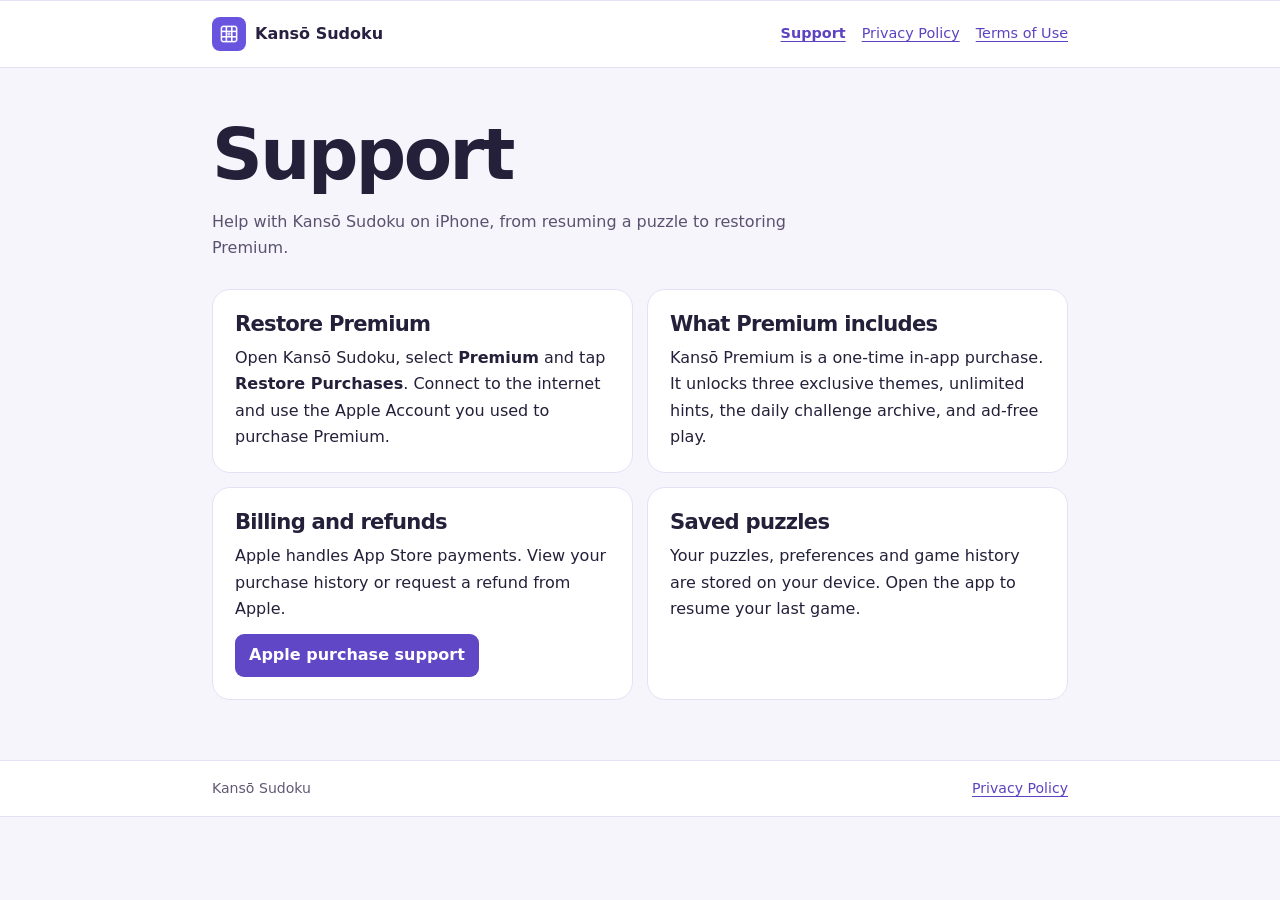
<file: index.html>
<!doctype html>
<html lang="en"><head><meta charset="utf-8"><meta name="viewport" content="width=device-width,initial-scale=1"><meta name="description" content="Support for Kansō Sudoku on iPhone, including Premium purchase help and privacy information."><title>Support | Kansō Sudoku</title><link rel="icon" href="icon.png"><link rel="stylesheet" href="style.css"></head>
<body><header><div class="bar"><a class="brand" href="index.html"><img src="icon.png" alt="" width="34" height="34">Kansō Sudoku</a><nav aria-label="Main"><a href="index.html" aria-current="page">Support</a><a href="privacy.html">Privacy Policy</a><a href="https://www.apple.com/legal/internet-services/itunes/dev/stdeula/">Terms of Use</a></nav></div></header>
<main><h1>Support</h1><p class="intro">Help with Kansō Sudoku on iPhone, from resuming a puzzle to restoring Premium.</p><div class="grid">
<section class="card"><h2>Restore Premium</h2><p>Open Kansō Sudoku, select <strong>Premium</strong> and tap <strong>Restore Purchases</strong>. Connect to the internet and use the Apple Account you used to purchase Premium.</p></section>
<section class="card"><h2>What Premium includes</h2><p>Kansō Premium is a one-time in-app purchase. It unlocks three exclusive themes, unlimited hints, the daily challenge archive, and ad-free play.</p></section>
<section class="card"><h2>Billing and refunds</h2><p>Apple handles App Store payments. View your purchase history or request a refund from Apple.</p><a class="button" href="https://reportaproblem.apple.com/">Apple purchase support</a></section>
<section class="card"><h2>Saved puzzles</h2><p>Your puzzles, preferences and game history are stored on your device. Open the app to resume your last game.</p></section>
</div></main><footer><div class="bar"><span>Kansō Sudoku</span><a href="privacy.html">Privacy Policy</a></div></footer></body></html>
</file>
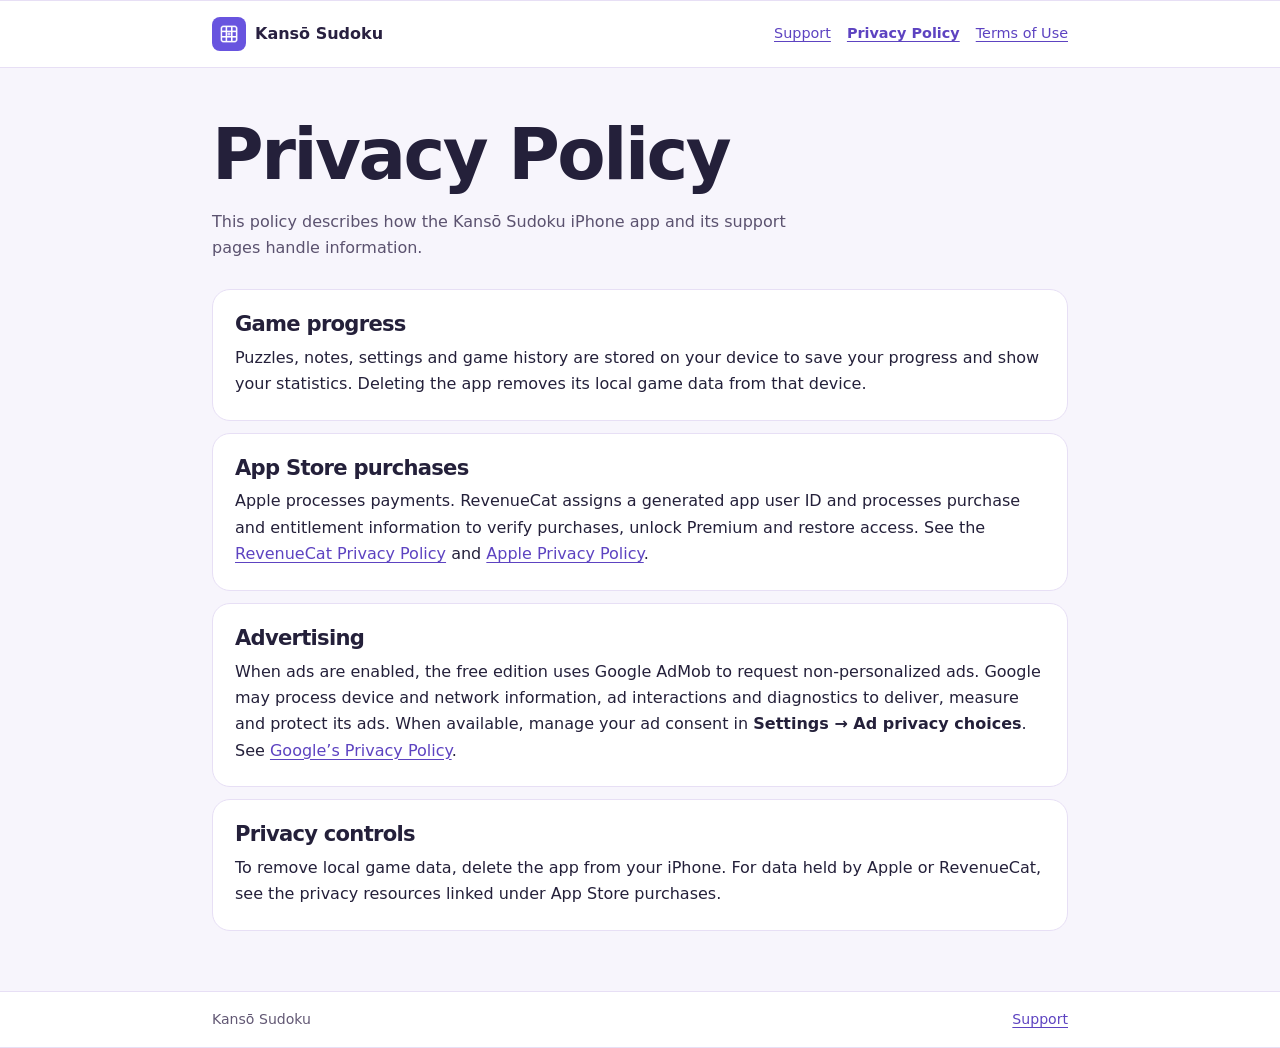
<file: privacy.html>
<!doctype html>
<html lang="en"><head><meta charset="utf-8"><meta name="viewport" content="width=device-width,initial-scale=1"><meta name="description" content="How Kansō Sudoku on iPhone handles game data, purchases, support and advertising."><title>Privacy Policy | Kansō Sudoku</title><link rel="icon" href="icon.png"><link rel="stylesheet" href="style.css"></head>
<body><header><div class="bar"><a class="brand" href="index.html"><img src="icon.png" alt="" width="34" height="34">Kansō Sudoku</a><nav aria-label="Main"><a href="index.html">Support</a><a href="privacy.html" aria-current="page">Privacy Policy</a><a href="https://www.apple.com/legal/internet-services/itunes/dev/stdeula/">Terms of Use</a></nav></div></header>
<main><h1>Privacy Policy</h1><p class="intro">This policy describes how the Kansō Sudoku iPhone app and its support pages handle information.</p>
<div class="policy">
<section class="card"><h2>Game progress</h2><p>Puzzles, notes, settings and game history are stored on your device to save your progress and show your statistics. Deleting the app removes its local game data from that device.</p></section>
<section class="card"><h2>App Store purchases</h2><p>Apple processes payments. RevenueCat assigns a generated app user ID and processes purchase and entitlement information to verify purchases, unlock Premium and restore access. See the <a href="https://www.revenuecat.com/privacy/">RevenueCat Privacy Policy</a> and <a href="https://www.apple.com/legal/privacy/">Apple Privacy Policy</a>.</p></section>
<section class="card"><h2>Advertising</h2><p>When ads are enabled, the free edition uses Google AdMob to request non-personalized ads. Google may process device and network information, ad interactions and diagnostics to deliver, measure and protect its ads. When available, manage your ad consent in <strong>Settings → Ad privacy choices</strong>. See <a href="https://policies.google.com/privacy">Google’s Privacy Policy</a>.</p></section>
<section class="card"><h2>Privacy controls</h2><p>To remove local game data, delete the app from your iPhone. For data held by Apple or RevenueCat, see the privacy resources linked under App Store purchases.</p></section>
</div></main><footer><div class="bar"><span>Kansō Sudoku</span><a href="index.html">Support</a></div></footer></body></html>
</file>
<file: style.css>
:root{color-scheme:light;font:16px/1.65 Inter,system-ui,sans-serif;color:#24203a;background:#f7f5fc;--accent:#5d43c1;--line:#e7dff5}
*{box-sizing:border-box}body{margin:0}a{color:var(--accent);text-underline-offset:.2em}a:focus-visible{outline:2px solid var(--accent);outline-offset:4px}header,footer{background:white;border-block:1px solid var(--line)}.bar{max-width:900px;margin:auto;padding:16px 22px;display:flex;flex-wrap:wrap;gap:14px;justify-content:space-between;align-items:center}.brand{display:flex;gap:9px;align-items:center;font-weight:800;color:#282040;text-decoration:none}.brand img{border-radius:8px}nav{display:flex;flex-wrap:wrap;gap:16px;font-size:.9rem}main{max-width:900px;margin:auto;padding:46px 22px 60px}h1,h2{line-height:1.18;letter-spacing:-.035em}h1{font-size:clamp(2.5rem,7vw,4.4rem);margin:0 0 12px}h2{font-size:1.32rem;margin:0 0 8px}.intro{max-width:58ch;margin:0 0 27px;color:#5b526f}.grid{display:grid;grid-template-columns:repeat(auto-fit,minmax(min(100%,320px),1fr));gap:14px}.card{padding:22px;background:white;border:1px solid var(--line);border-radius:18px}.policy{display:grid;gap:12px}.card p{margin:0}.card p+p{margin-top:9px}.muted,footer{color:#625874;font-size:.88rem}.button{display:inline-block;background:#6047c6;color:white;text-decoration:none;border-radius:9px;padding:8px 14px;margin-top:12px;font-weight:700}.bar a[aria-current=page]{font-weight:800}
</file>
